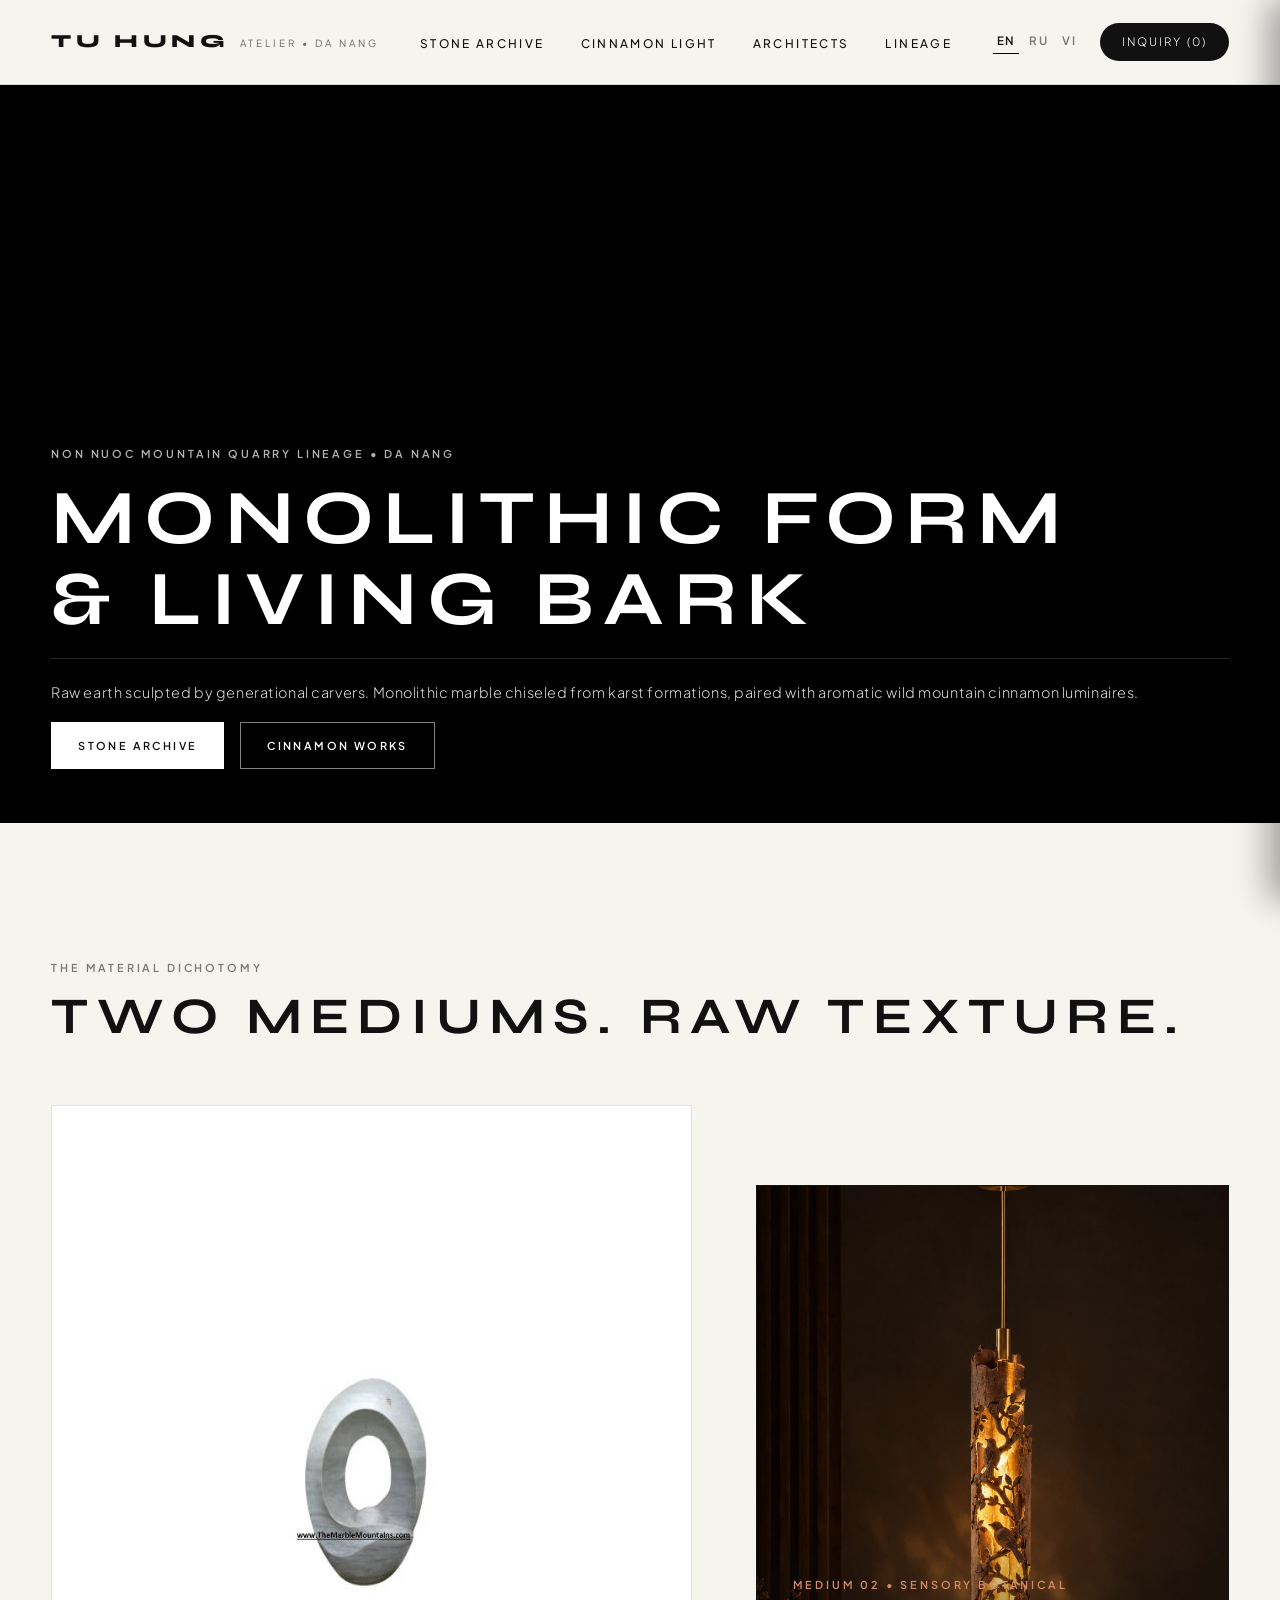
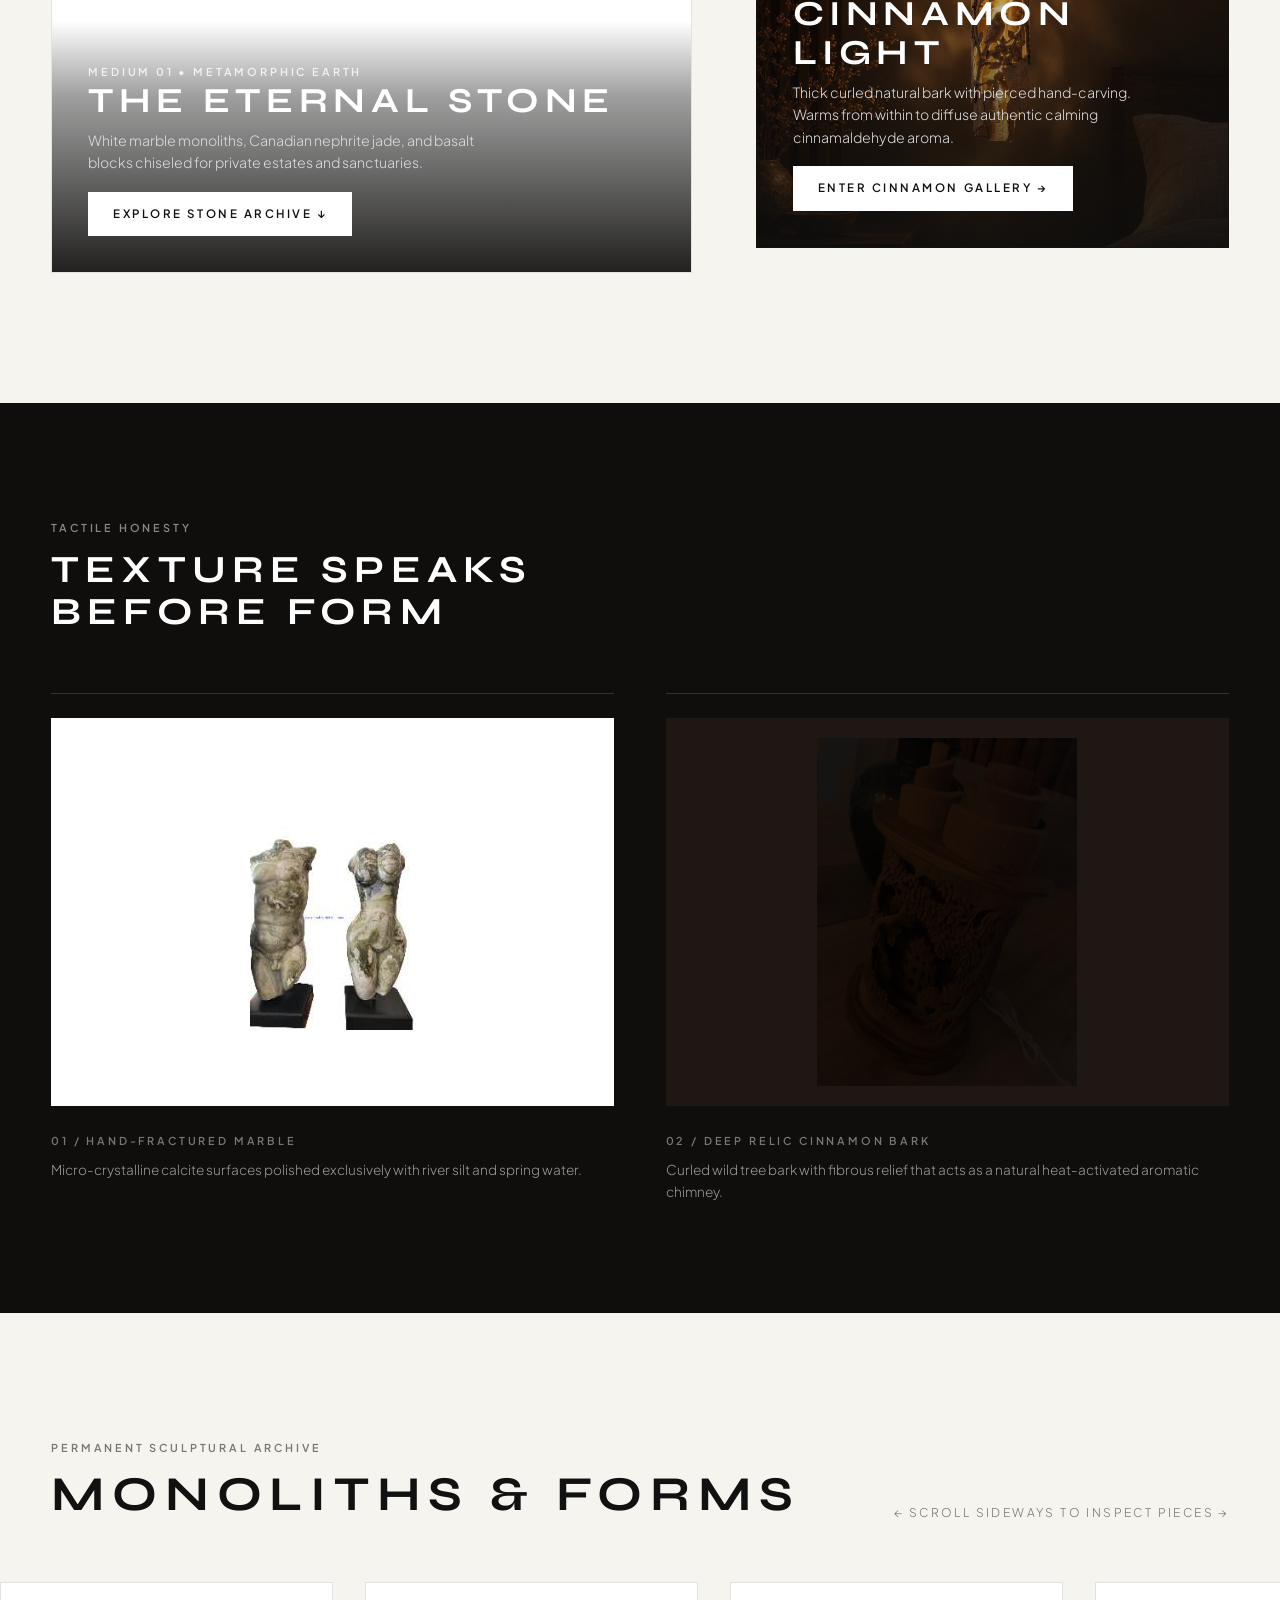
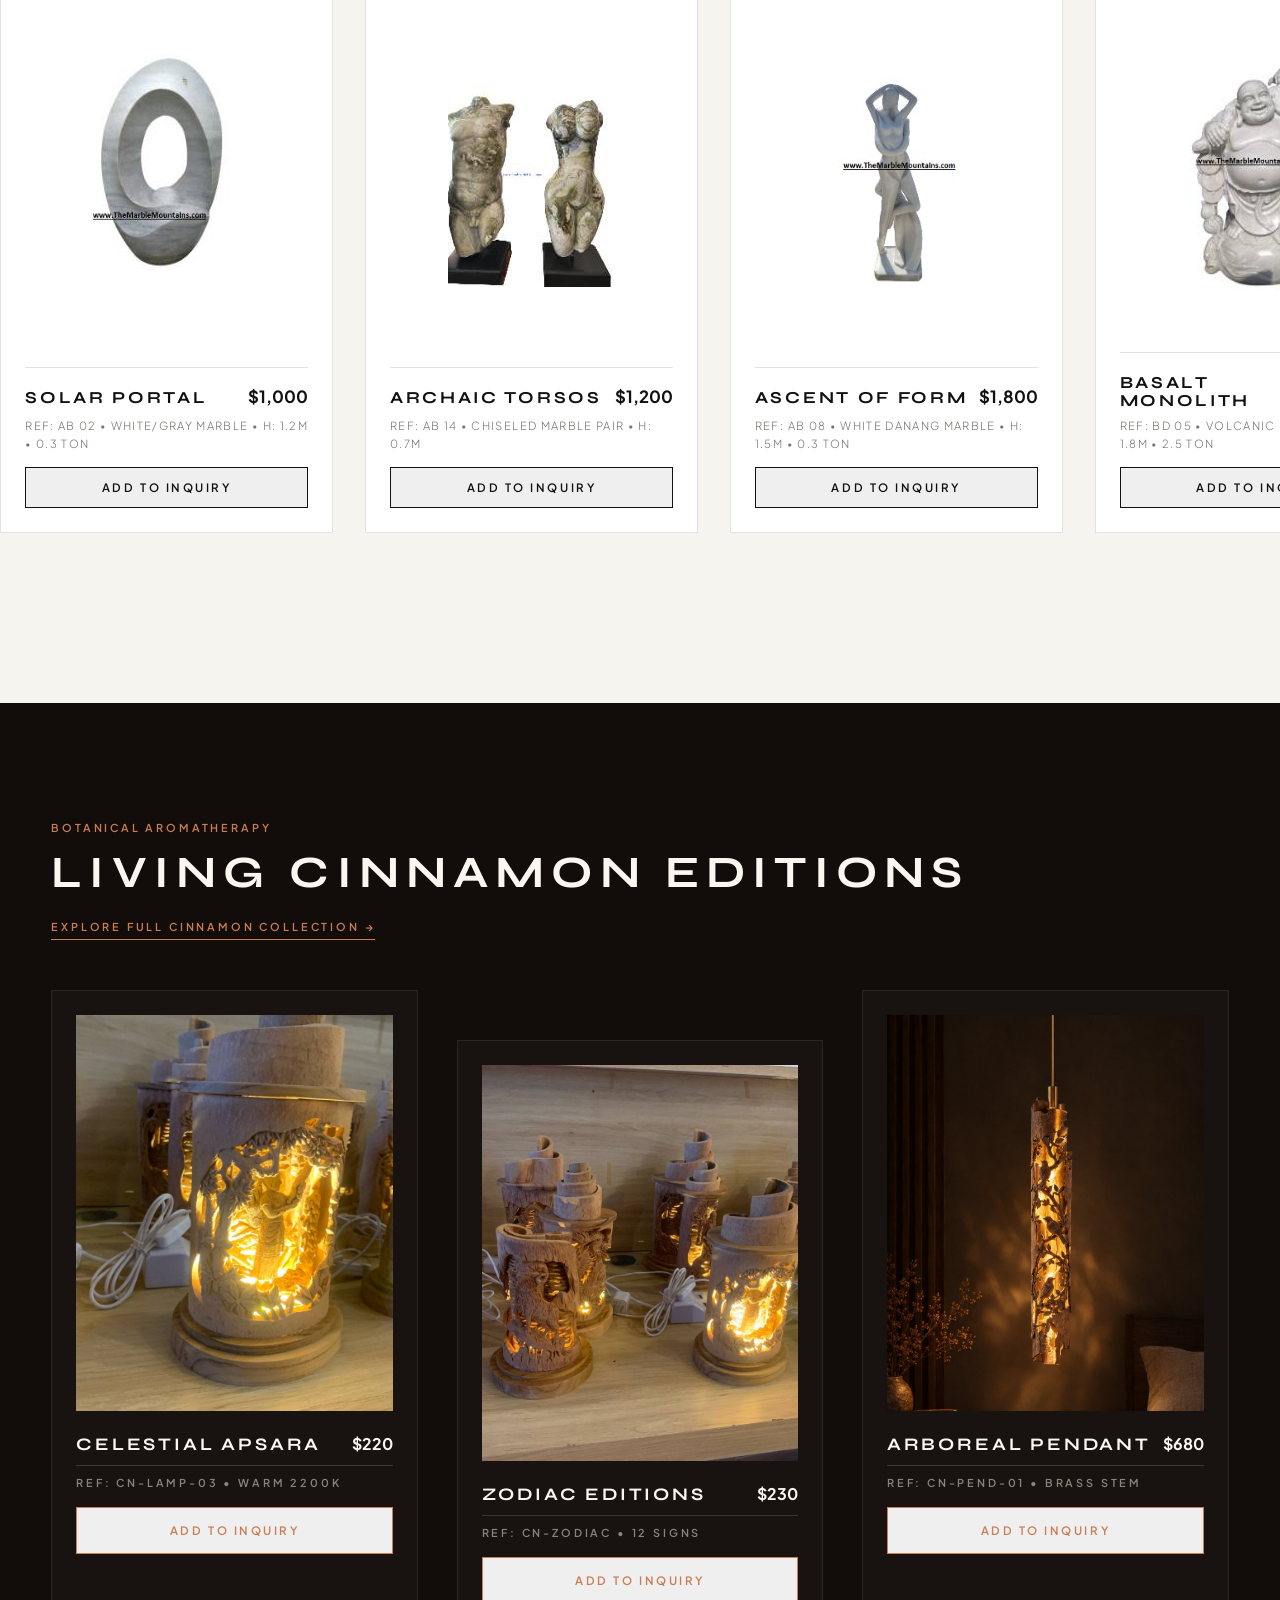
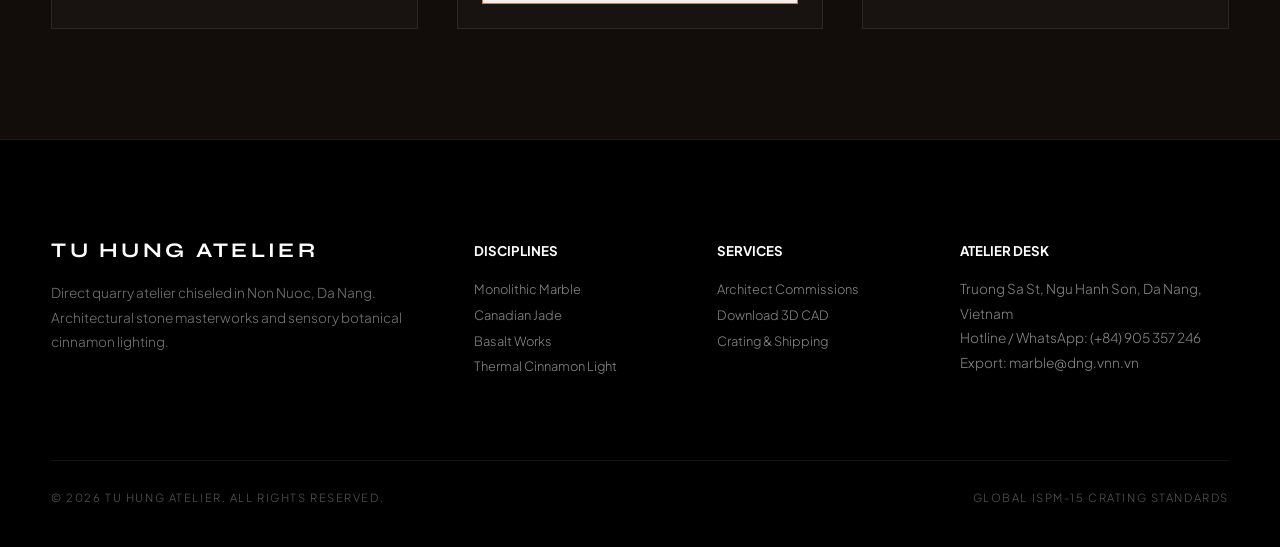
<file: index.html>
<!DOCTYPE html>
<html lang="en">
<head>
  <meta charset="UTF-8">
  <meta name="viewport" content="width=device-width, initial-scale=1.0">
  <title>Tu Hung Stone Arts & Botanical Atelier | Da Nang</title>
  
  <!-- Fallback redirect if JavaScript is disabled -->
  <noscript>
    <meta http-equiv="refresh" content="0; url=./en/">
  </noscript>

  <!-- Canonical & SEO Identity -->
  <link rel="canonical" href="https://themarblemountains.com/en/">
  <link rel="alternate" hreflang="en" href="./en/">
  <link rel="alternate" hreflang="ru" href="./ru/">
  <link rel="alternate" hreflang="vi" href="./viet/">
  <link rel="alternate" hreflang="x-default" href="./en/">

  <script>
    (function () {
      // 1. Проверяем, выбирал ли пользователь язык вручную ранее
      var savedLang = null;
      try {
        savedLang = localStorage.getItem('th_lang');
      } catch (e) {}

      // 2. Если язык уже сохранен в браузере, используем его
      if (savedLang === 'ru') {
        window.location.replace('./ru/');
        return;
      } else if (savedLang === 'viet') {
        window.location.replace('./viet/');
        return;
      } else if (savedLang === 'en') {
        window.location.replace('./en/');
        return;
      }

      // 3. Если первого визита не было, считываем язык браузера/системы
      var navLang = (navigator.languages && navigator.languages.length ? navigator.languages[0] : (navigator.language || navigator.userLanguage || 'en')).toLowerCase();

      // Определение русской локали (включая страны СНГ)
      if (
        navLang.indexOf('ru') === 0 || 
        navLang.indexOf('be') === 0 || 
        navLang.indexOf('uk') === 0 || 
        navLang.indexOf('kk') === 0
      ) {
        window.location.replace('./ru/');
        return;
      }

      // Определение вьетнамской локали
      if (navLang.indexOf('vi') === 0) {
        window.location.replace('./viet/');
        return;
      }

      // 4. По умолчанию для всего мира — международная английская версия
      window.location.replace('./en/');
    })();
  </script>

  <style>
    /* Прелоадер на доли секунды до срабатывания редиректа */
    body {
      background-color: #0E0C0A;
      color: #FAF8F5;
      font-family: -apple-system, BlinkMacSystemFont, "Segoe UI", Roboto, sans-serif;
      display: flex;
      flex-direction: column;
      align-items: center;
      justify-content: center;
      height: 100vh;
      margin: 0;
      letter-spacing: 0.16em;
      text-transform: uppercase;
      font-size: 0.75rem;
    }
    .spinner {
      width: 28px;
</file>
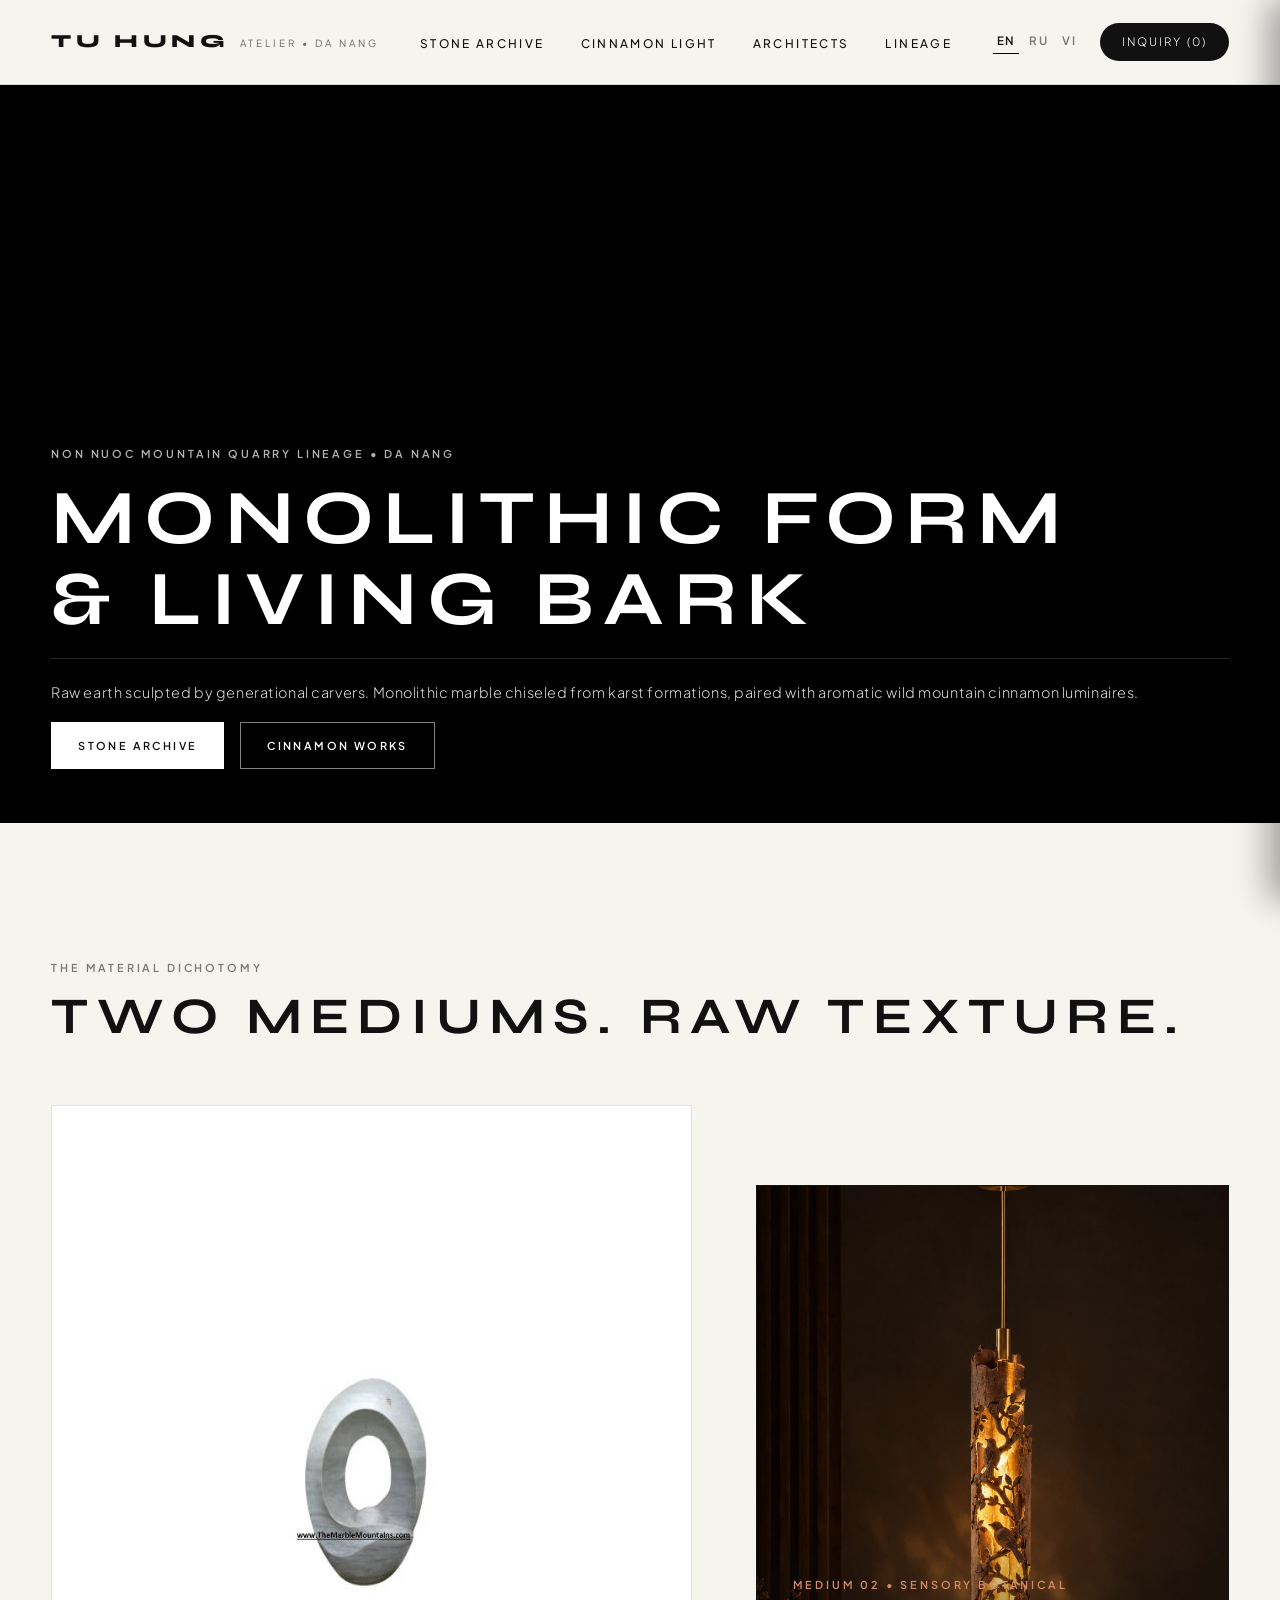
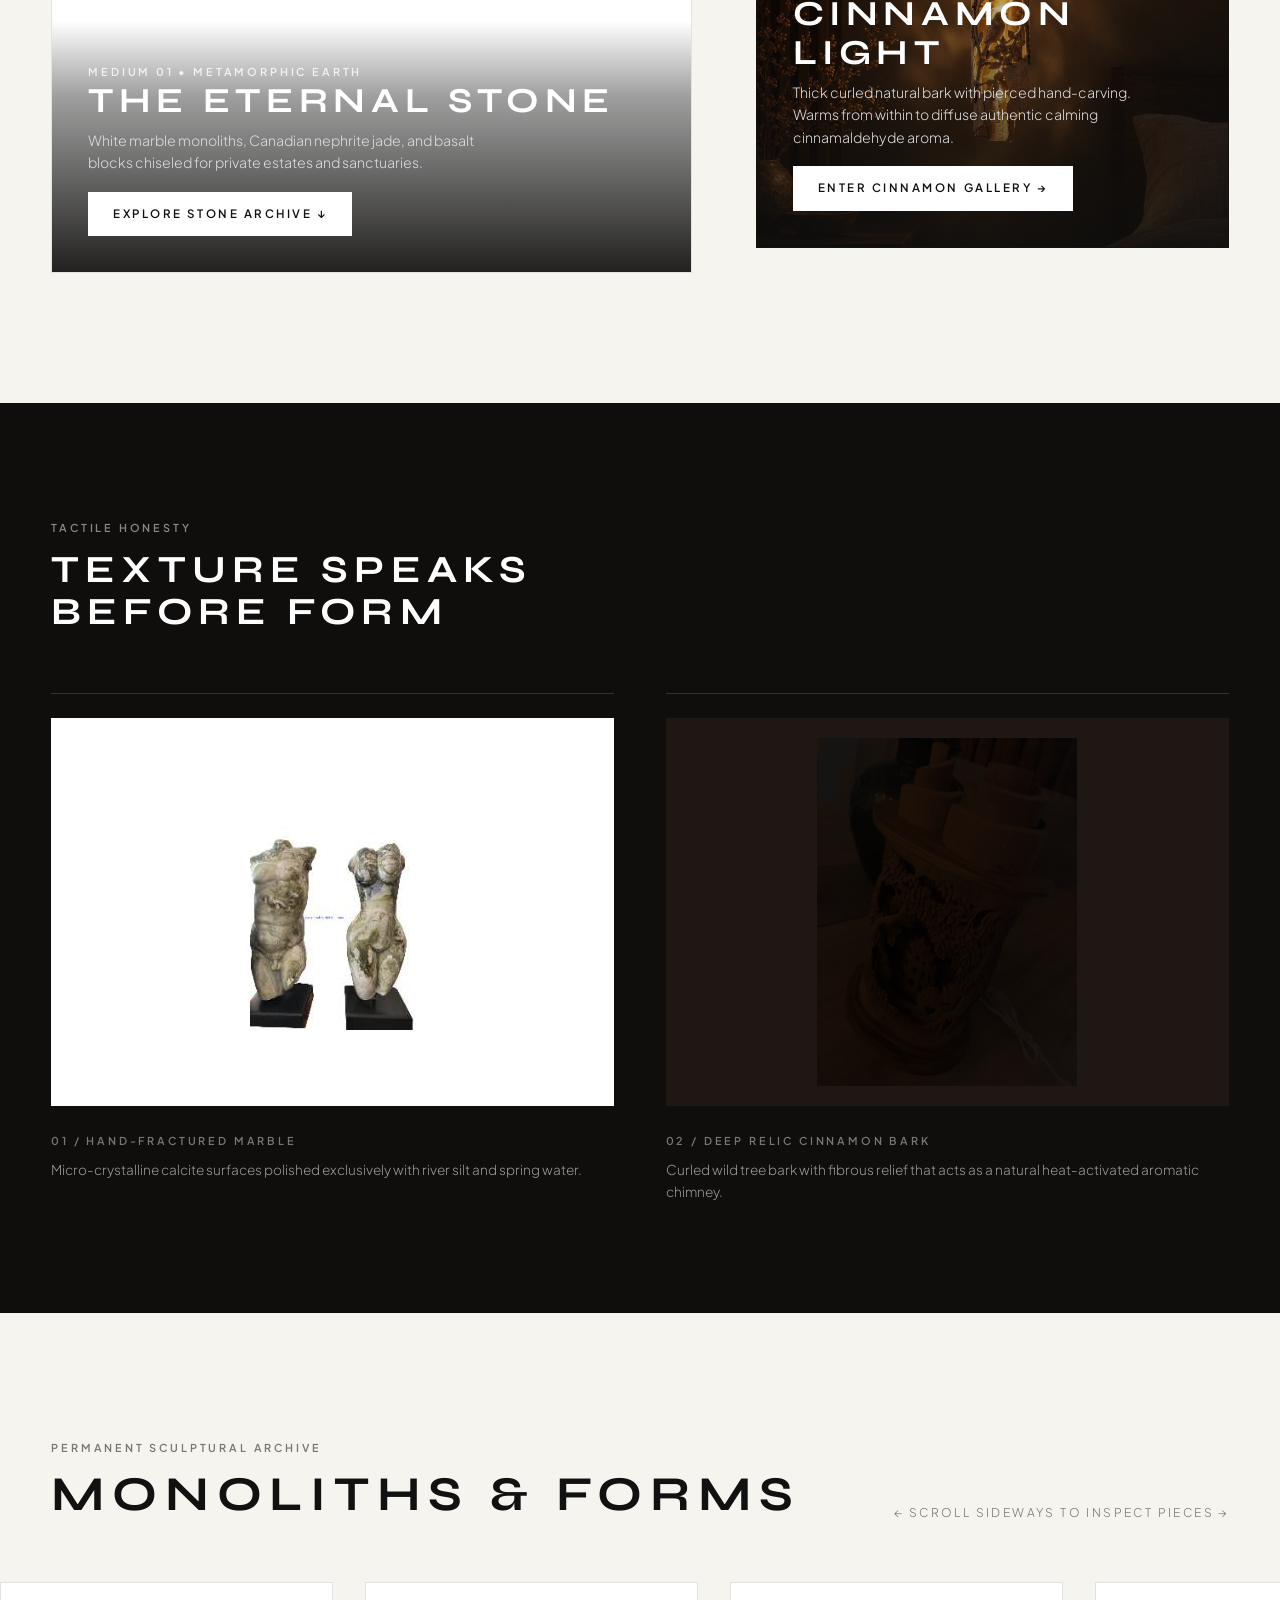
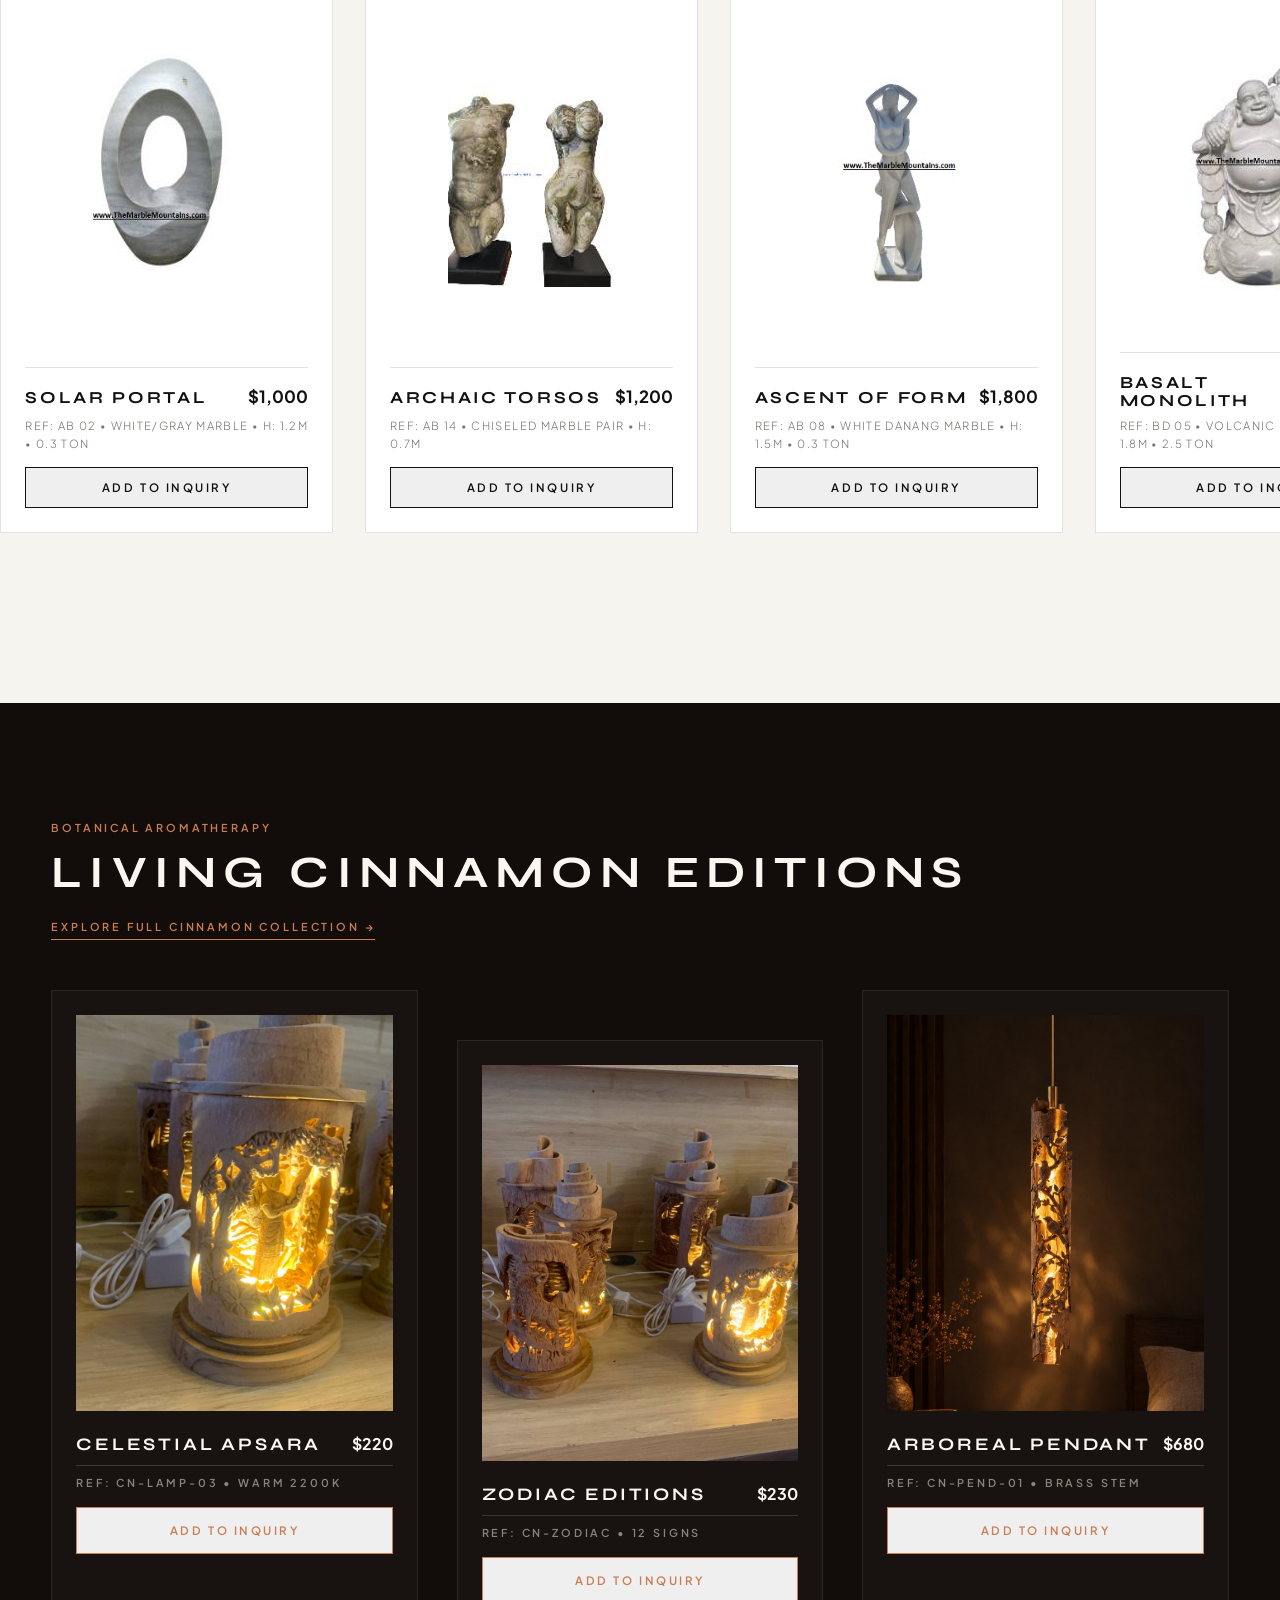
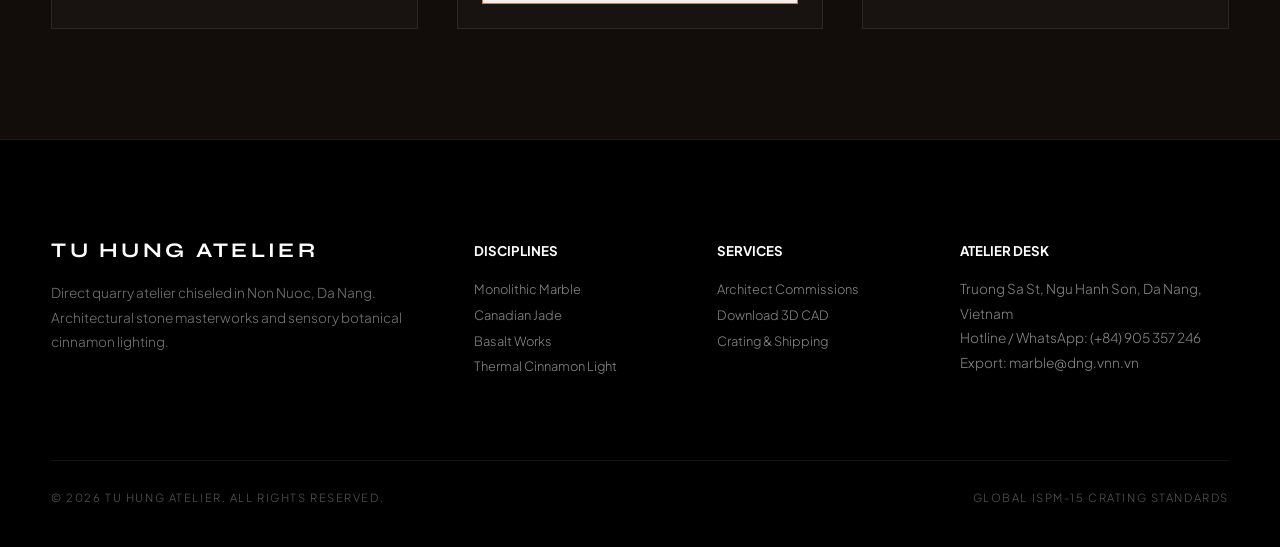
<file: en/index.html>
<!DOCTYPE html>
<html lang="en">
<head>
  <meta charset="UTF-8">
  <meta name="viewport" content="width=device-width, initial-scale=1.0">
  <title>TU HUNG ATELIER | Sculptural Stone & Botanical Light</title>
  <meta name="description" content="Master stone carvings from Da Nang Marble Mountains and raw pierced cinnamon luminaires. Editorial design atelier.">

  <link rel="stylesheet" href="../assets/css/style.css">
  <link rel="canonical" href="https://themarblemountains.com/en/">
  <link rel="alternate" hreflang="en" href="./index.html">
  <link rel="alternate" hreflang="ru" href="../ru/index.html">
  <link rel="alternate" hreflang="vi" href="../viet/index.html">
</head>
<body>

  <!-- Minimalist Modern Header -->
  <header class="header-editorial">
    <div class="container-wide header-row">
      <a href="./index.html" class="brand-minimal">
        TU HUNG <span>ATELIER • DA NANG</span>
      </a>

      <nav>
        <ul class="nav-editorial">
          <li><a href="#stone-archive">Stone Archive</a></li>
          <li><a href="#cinnamon-section">Cinnamon Light</a></li>
          <li><a href="./bespoke.html">Architects</a></li>
          <li><a href="#heritage">Lineage</a></li>
        </ul>
      </nav>

      <div class="header-actions">
        <button class="menu-toggle" aria-label="Открыть меню" aria-expanded="false">
          <span class="menu-line"></span>
          <span class="menu-line"></span>
          <span class="menu-line"></span>
        </button>
        <div class="lang-switch-modern">
          <a href="#" class="active" data-lang-switch="en">EN</a>
          <a href="#" data-lang-switch="ru">RU</a>
          <a href="#" data-lang-switch="viet">VI</a>
        </div>
        <a href="./inquiry.html" class="cart-pill-minimal">
          Inquiry (<span class="inquiry-count">0</span>)
        </a>
      </div>

      <!-- Мобильное меню (открывается по гамбургеру) -->
      <nav class="nav-mobile">
        <ul class="nav-mobile-list">
          <li><a href="#stone-archive">Stone Archive</a></li>
          <li><a href="#cinnamon-section">Cinnamon Light</a></li>
          <li><a href="./bespoke.html">Architects</a></li>
          <li><a href="#heritage">Lineage</a></li>
        </ul>
        <div class="nav-mobile-bottom">
          <a href="./inquiry.html" class="cart-pill-minimal">
            Inquiry (<span class="inquiry-count">0</span>)
          </a>
          <div class="lang-switch-modern">
            <a href="#" class="active" data-lang-switch="en">EN</a>
            <a href="#" data-lang-switch="ru">RU</a>
            <a href="#" data-lang-switch="viet">VI</a>
          </div>
        </div>
      </nav>
      <div class="nav-mobile-overlay"></div>
    </div>
  </header>

  <!-- Editorial Film Hero: Guaranteed Video Playback -->
  <section class="hero-editorial">
    <div class="hero-video-wrap">
      <video id="heroVideo" class="hero-video" autoplay loop muted playsinline preload="auto">
        <source src="../assets/video/hero.mp4" type="video/mp4">
      </video>
      <div class="hero-grain"></div>
    </div>

    <div class="container-wide hero-content-modern">
      <span class="label-mono reveal fade-up" style="color: rgba(255,255,255,0.7); display: block; margin-bottom: 16px;">
        Non Nuoc Mountain Quarry Lineage • Da Nang
      </span>
      <h1 class="reveal fade-up">MONOLITHIC FORM & LIVING BARK</h1>
      
      <div class="hero-subrow reveal fade-up">
        <p>
          Raw earth sculpted by generational carvers. Monolithic marble chiseled from karst formations, paired with aromatic wild mountain cinnamon luminaires.
        </p>
        <div style="display: flex; gap: 16px; flex-wrap: wrap;">
          <a href="#stone-archive" class="btn-editorial btn-editorial-light">Stone Archive</a>
          <a href="#cinnamon-section" class="btn-editorial btn-editorial-outline">Cinnamon Works</a>
        </div>
      </div>
    </div>
  </section>

  <!-- Asymmetrical Duo Section: Kelly Wearstler Editorial Rhythm -->
  <section class="section-duo">
    <div class="container-wide">
      <div style="margin-bottom: 60px;">
        <span class="label-mono">The Material Dichotomy</span>
        <h2 style="font-size: clamp(2rem, 4vw, 3.8rem); margin-top: 10px;">TWO MEDIUMS. RAW TEXTURE.</h2>
      </div>

      <div class="duo-grid-asym">
        <!-- Card 1: Raw Stone Monolith (ab-02.jpg на белом подиуме) -->
        <div class="card-editorial card-editorial-stone">
          <img src="../assets/images/stone/ab-02.jpg" alt="Solar Portal Marble Monolith">
          <div class="card-editorial-overlay">
            <span class="label-mono" style="color: #FFF; opacity: 0.8;">Medium 01 • Metamorphic Earth</span>
            <h3>THE ETERNAL STONE</h3>
            <p style="color: #DDD; font-size: 0.88rem; margin-bottom: 18px; max-width: 420px;">
              White marble monoliths, Canadian nephrite jade, and basalt blocks chiseled for private estates and sanctuaries.
            </p>
            <a href="#stone-archive" class="btn-editorial btn-editorial-light" style="padding: 12px 24px;">Explore Stone Archive &darr;</a>
          </div>
        </div>

        <!-- Card 2: Wild Cinnamon Bark (pendant-arboreal.jpg со смещением) -->
        <div class="card-editorial card-editorial-cinnamon" id="cinnamon-section">
          <img src="../assets/images/cinnamon/pendant-arboreal.jpg" alt="Arboreal Cinnamon Pendant">
          <div class="card-editorial-overlay">
            <span class="label-mono" style="color: #D48C68;">Medium 02 • Sensory Botanical</span>
            <h3>CINNAMON LIGHT</h3>
            <p style="color: #DDD; font-size: 0.88rem; margin-bottom: 18px; max-width: 380px;">
              Thick curled natural bark with pierced hand-carving. Warms from within to diffuse authentic calming cinnamaldehyde aroma.
            </p>
            <a href="./cinnamon.html" class="btn-editorial btn-editorial-light" style="padding: 12px 24px;">Enter Cinnamon Gallery &rarr;</a>
          </div>
        </div>
      </div>
    </div>
  </section>

  <!-- Macro Texture Tactile Ribbon (Белые подложки без искажений) -->
  <section class="macro-ribbon">
    <div class="container-wide">
      <div style="max-width: 650px; margin-bottom: 60px;">
        <span class="label-mono" style="color: #888;">Tactile Honesty</span>
        <h2 style="font-size: 2.4rem; margin-top: 10px;">TEXTURE SPEAKS BEFORE FORM</h2>
      </div>

      <div class="macro-split">
        <div class="macro-box">
          <div class="macro-img-container">
            <img src="../assets/images/stone/ab-14.jpg" alt="Hand-fractured marble torsos">
          </div>
          <span class="label-mono">01 / Hand-Fractured Marble</span>
          <p style="color: #999; font-size: 0.85rem; margin-top: 8px;">Micro-crystalline calcite surfaces polished exclusively with river silt and spring water.</p>
        </div>

        <div class="macro-box">
          <div class="macro-img-container" style="background:#1E1713;">
            <img src="../assets/images/cinnamon/pagoda-sanctuary.jpg" alt="Wild cinnamon bark relief texture" style="max-height:100%; object-fit:contain;">
          </div>
          <span class="label-mono">02 / Deep Relic Cinnamon Bark</span>
          <p style="color: #999; font-size: 0.85rem; margin-top: 8px;">Curled wild tree bark with fibrous relief that acts as a natural heat-activated aromatic chimney.</p>
        </div>
      </div>
    </div>
  </section>

  <!-- Curated Stone Archive: Horizontal Editorial Scroll Strip (7 изделий на белых подиумах) -->
  <section class="stone-scroll-section" id="stone-archive">
    <div class="container-wide">
      <div style="display: flex; justify-content: space-between; align-items: flex-end; margin-bottom: 30px; flex-wrap: wrap; gap: 20px;">
        <div>
          <span class="label-mono">Permanent Sculptural Archive</span>
          <h2 style="font-size: clamp(2rem, 3.8vw, 3.4rem); margin-top: 10px;">MONOLITHS &amp; FORMS</h2>
        </div>
        <div style="font-size: 0.75rem; letter-spacing: 0.2em; text-transform: uppercase; color: var(--text-muted);">
          ← Scroll sideways to inspect pieces →
        </div>
      </div>
    </div>

    <!-- Горизонтальная лента -->
    <div class="scroll-track-wrap">
      <div class="editorial-scroll-track" id="stoneTrack">
        
        <!-- 01: AB 02 -->
        <article class="editorial-scroll-card">
          <div class="scroll-card-img-wrap">
            <img src="../assets/images/stone/ab-02.jpg" alt="AB 02 Solar Portal">
          </div>
          <div class="scroll-card-data">
            <div class="scroll-card-header">
              <h3 class="scroll-card-title">SOLAR PORTAL</h3>
              <span class="scroll-card-price">$1,000</span>
            </div>
            <div class="scroll-card-specs">REF: AB 02 • White/Gray Marble • H: 1.2M • 0.3 Ton</div>
            <button class="btn-editorial btn-editorial-outline add-inquiry-btn" 
                    data-code="AB 02" 
                    data-title="Solar Portal Sculpture" 
                    data-price="1000" 
                    style="width: 100%; border-color: #111; color: #111; padding: 12px;">Add to Inquiry</button>
          </div>
        </article>

        <!-- 02: AB 14 -->
        <article class="editorial-scroll-card">
          <div class="scroll-card-img-wrap">
            <img src="../assets/images/stone/ab-14.jpg" alt="AB 14 Archaic Torsos Pair">
          </div>
          <div class="scroll-card-data">
            <div class="scroll-card-header">
              <h3 class="scroll-card-title">ARCHAIC TORSOS</h3>
              <span class="scroll-card-price">$1,200</span>
            </div>
            <div class="scroll-card-specs">REF: AB 14 • Chiseled Marble Pair • H: 0.7M</div>
            <button class="btn-editorial btn-editorial-outline add-inquiry-btn" 
                    data-code="AB 14" 
                    data-title="Archaic Torsos Pair" 
                    data-price="1200" 
                    style="width: 100%; border-color: #111; color: #111; padding: 12px;">Add to Inquiry</button>
          </div>
        </article>

        <!-- 03: AB 08 -->
        <article class="editorial-scroll-card">
          <div class="scroll-card-img-wrap">
            <img src="../assets/images/stone/ab-08.jpg" alt="AB 08 Ascent of Form">
          </div>
          <div class="scroll-card-data">
            <div class="scroll-card-header">
              <h3 class="scroll-card-title">ASCENT OF FORM</h3>
              <span class="scroll-card-price">$1,800</span>
            </div>
            <div class="scroll-card-specs">REF: AB 08 • White Danang Marble • H: 1.5M • 0.3 Ton</div>
            <button class="btn-editorial btn-editorial-outline add-inquiry-btn" 
                    data-code="AB 08" 
                    data-title="Ascent of Form Totem" 
                    data-price="1800" 
                    style="width: 100%; border-color: #111; color: #111; padding: 12px;">Add to Inquiry</button>
          </div>
        </article>

        <!-- 04: BD 05 -->
        <article class="editorial-scroll-card">
          <div class="scroll-card-img-wrap">
            <img src="../assets/images/stone/bd-05.jpg" alt="BD 05 Basalt Contemplation">
          </div>
          <div class="scroll-card-data">
            <div class="scroll-card-header">
              <h3 class="scroll-card-title">BASALT MONOLITH</h3>
              <span class="scroll-card-price">$2,500</span>
            </div>
            <div class="scroll-card-specs">REF: BD 05 • Volcanic Black Basalt • H: 1.8M • 2.5 Ton</div>
            <button class="btn-editorial btn-editorial-outline add-inquiry-btn" 
                    data-code="BD 05" 
                    data-title="Basalt Monolith" 
                    data-price="2500" 
                    style="width: 100%; border-color: #111; color: #111; padding: 12px;">Add to Inquiry</button>
          </div>
        </article>

        <!-- 05: CJ 01 -->
        <article class="editorial-scroll-card">
          <div class="scroll-card-img-wrap">
            <img src="../assets/images/stone/cj-01.jpg" alt="CJ 01 Canadian Jade Slab">
          </div>
          <div class="scroll-card-data">
            <div class="scroll-card-header">
              <h3 class="scroll-card-title">NEPHRITE JADE SLAB</h3>
              <span class="scroll-card-price">$1,290</span>
            </div>
            <div class="scroll-card-specs">REF: CJ 01 • Canadian Green Jade • 95×50×5 CM</div>
            <button class="btn-editorial btn-editorial-outline add-inquiry-btn" 
                    data-code="CJ 01" 
                    data-title="Nephrite Jade Slab" 
                    data-price="1290" 
                    style="width: 100%; border-color: #111; color: #111; padding: 12px;">Add to Inquiry</button>
          </div>
        </article>

        <!-- 06: LB 24 -->
        <article class="editorial-scroll-card">
          <div class="scroll-card-img-wrap">
            <img src="../assets/images/stone/lb-24.jpg" alt="LB 24 Monolithic Stone Bathtub">
          </div>
          <div class="scroll-card-data">
            <div class="scroll-card-header">
              <h3 class="scroll-card-title">BOULDER BATHTUB</h3>
              <span class="scroll-card-price">$1,700</span>
            </div>
            <div class="scroll-card-specs">REF: LB 24 • Single Natural Boulder • L: 190 CM • 2.0 Ton</div>
            <button class="btn-editorial btn-editorial-outline add-inquiry-btn" 
                    data-code="LB 24" 
                    data-title="Boulder Monolith Bathtub" 
                    data-price="1700" 
                    style="width: 100%; border-color: #111; color: #111; padding: 12px;">Add to Inquiry</button>
          </div>
        </article>

        <!-- 07: VF 07 -->
        <article class="editorial-scroll-card">
          <div class="scroll-card-img-wrap">
            <img src="../assets/images/stone/vf-07.jpg" alt="VF 07 Architectural Marble Mantel">
          </div>
          <div class="scroll-card-data">
            <div class="scroll-card-header">
              <h3 class="scroll-card-title">MARBLE MANTEL</h3>
              <span class="scroll-card-price">$2,000</span>
            </div>
            <div class="scroll-card-specs">REF: VF 07 • White Marble • H: 150 × L: 180 CM</div>
            <button class="btn-editorial btn-editorial-outline add-inquiry-btn" 
                    data-code="VF 07" 
                    data-title="Architectural Marble Mantel" 
                    data-price="2000" 
                    style="width: 100%; border-color: #111; color: #111; padding: 12px;">Add to Inquiry</button>
          </div>
        </article>

      </div>
    </div>
  </section>

  <!-- Curated Cinnamon Feature (Вечерняя галерея с асимметрией) -->
  <section style="padding: 110px 0; background: #120D0A; color: #FAF6F0;">
    <div class="container-wide">
      <div style="display: flex; justify-content: space-between; align-items: flex-end; margin-bottom: 20px; flex-wrap: wrap; gap: 20px;">
        <div>
          <span class="label-mono" style="color: #C97D54;">Botanical Aromatherapy</span>
          <h2 style="font-size: 2.8rem; margin-top: 10px; color: #FAF6F0;">LIVING CINNAMON EDITIONS</h2>
        </div>
        <a href="./cinnamon.html" class="label-mono" style="color: #C97D54; border-bottom: 1px solid #C97D54; padding-bottom: 4px;">Explore Full Cinnamon Collection &rarr;</a>
      </div>

      <div class="cinnamon-editorial-grid">
        <!-- 01: Apsara Glow -->
        <article class="cinnamon-card-item">
          <div class="cinnamon-img-box">
            <img src="../assets/images/cinnamon/apsara-glow.jpg" alt="Celestial Apsara Glow Cinnamon Lantern">
          </div>
          <div style="display: flex; justify-content: space-between; align-items: baseline; border-bottom: 1px solid rgba(255,255,255,0.15); padding-bottom: 8px; margin-bottom: 8px;">
            <h4 style="color: #FAF6F0; font-size: 1.1rem;">CELESTIAL APSARA</h4>
            <span style="font-weight: 700; color: #FAF6F0;">$220</span>
          </div>
          <div class="label-mono" style="color: #8C827A; margin-bottom: 16px;">REF: CN-LAMP-03 • Warm 2200K</div>
          <button class="btn-editorial btn-editorial-outline add-inquiry-btn" 
                  data-code="CN-LAMP-03" 
                  data-title="Celestial Apsara Cinnamon Lantern" 
                  data-price="220" 
                  style="border-color: #C97D54; color: #C97D54;">Add to Inquiry</button>
        </article>

        <!-- 02: Zodiac Collection (Смещено ниже для ритма) -->
        <article class="cinnamon-card-item">
          <div class="cinnamon-img-box">
            <img src="../assets/images/cinnamon/zodiac-collection.jpg" alt="Eastern Zodiac Cinnamon Nightlights">
          </div>
          <div style="display: flex; justify-content: space-between; align-items: baseline; border-bottom: 1px solid rgba(255,255,255,0.15); padding-bottom: 8px; margin-bottom: 8px;">
            <h4 style="color: #FAF6F0; font-size: 1.1rem;">ZODIAC EDITIONS</h4>
            <span style="font-weight: 700; color: #FAF6F0;">$230</span>
          </div>
          <div class="label-mono" style="color: #8C827A; margin-bottom: 16px;">REF: CN-ZODIAC • 12 Signs</div>
          <button class="btn-editorial btn-editorial-outline add-inquiry-btn" 
                  data-code="CN-ZODIAC" 
                  data-title="Zodiac Cinnamon Edition" 
                  data-price="230" 
                  style="border-color: #C97D54; color: #C97D54;">Add to Inquiry</button>
        </article>

        <!-- 03: Arboreal Pendant -->
        <article class="cinnamon-card-item">
          <div class="cinnamon-img-box">
            <img src="../assets/images/cinnamon/pendant-arboreal.jpg" alt="The Arboreal Bird Cinnamon Pendant">
          </div>
          <div style="display: flex; justify-content: space-between; align-items: baseline; border-bottom: 1px solid rgba(255,255,255,0.15); padding-bottom: 8px; margin-bottom: 8px;">
            <h4 style="color: #FAF6F0; font-size: 1.1rem;">ARBOREAL PENDANT</h4>
            <span style="font-weight: 700; color: #FAF6F0;">$680</span>
          </div>
          <div class="label-mono" style="color: #8C827A; margin-bottom: 16px;">REF: CN-PEND-01 • Brass Stem</div>
          <button class="btn-editorial btn-editorial-outline add-inquiry-btn" 
                  data-code="CN-PEND-01" 
                  data-title="Arboreal Cinnamon Pendant" 
                  data-price="680" 
                  style="border-color: #C97D54; color: #C97D54;">Add to Inquiry</button>
        </article>
      </div>
    </div>
  </section>

  <!-- Editorial Modern Footer -->
  <footer class="footer-editorial" id="heritage">
    <div class="container-wide">
      <div class="footer-editorial-grid">
        <div>
          <h4 style="font-size: 1.3rem; margin-bottom: 18px;">TU HUNG ATELIER</h4>
          <p style="color: #777; font-size: 0.85rem; max-width: 360px; line-height: 1.8;">
            Direct quarry atelier chiseled in Non Nuoc, Da Nang. Architectural stone masterworks and sensory botanical cinnamon lighting.
          </p>
        </div>
        <div>
          <h5 style="margin-bottom: 16px;">DISCIPLINES</h5>
          <ul style="list-style: none; font-size: 0.8rem; line-height: 2; color: #888;">
            <li>Monolithic Marble</li>
            <li>Canadian Jade</li>
            <li>Basalt Works</li>
            <li>Thermal Cinnamon Light</li>
          </ul>
        </div>
        <div>
          <h5 style="margin-bottom: 16px;">SERVICES</h5>
          <ul style="list-style: none; font-size: 0.8rem; line-height: 2; color: #888;">
            <li>Architect Commissions</li>
            <li>Download 3D CAD</li>
            <li>Crating & Shipping</li>
          </ul>
        </div>
        <div>
          <h5 style="margin-bottom: 16px;">ATELIER DESK</h5>
          <p style="color: #888; font-size: 0.85rem; line-height: 1.8;">
            Truong Sa St, Ngu Hanh Son, Da Nang, Vietnam<br>
            Hotline / WhatsApp: (+84) 905 357 246<br>
            Export: marble@dng.vnn.vn
          </p>
        </div>
      </div>

      <div style="display: flex; justify-content: space-between; border-top: 1px solid rgba(255,255,255,0.08); padding-top: 28px; font-size: 0.7rem; color: #555; letter-spacing: 0.14em;">
        <span>&copy; 2026 TU HUNG ATELIER. ALL RIGHTS RESERVED.</span>
        <span>GLOBAL ISPM-15 CRATING STANDARDS</span>
      </div>
    </div>
  </footer>

  <script src="../assets/js/main.js"></script>
  <script>
    // Усиленный запуск видео на заставке: работает даже если браузер заблокировал автостарт
    (function() {
      var v = document.getElementById('heroVideo');
      if (!v) return;

      v.muted = true;

      function tryPlay() {
        var promise = v.play();
        if (promise) {
          promise.catch(function(err) {
            // Браузер заблокировал автостарт — ждём клик пользователя
            document.body.addEventListener('click', function startOnClick() {
              v.play().catch(function(e) {
                console.warn('Video play blocked after click:', e);
              });
            }, { once: true });
          });
        }
      }

      // Ждём готовности видео, затем пытаемся запустить
      v.addEventListener('loadedmetadata', function() {
        tryPlay();
      }, { once: true });

      // Если видео уже загружено из кэша
      if (v.readyState >= 1) {
        tryPlay();
      }

      // Скрываем постер, когда видео пошло — чтобы картинка не загораживала видео
      v.addEventListener('playing', function() {
        v.style.display = 'block';
      });
    })();

    // ===== Мобильное меню (гамбургер) =====
    (function() {
      const toggle = document.querySelector('.menu-toggle');
      const nav = document.querySelector('.nav-mobile');
      const overlay = document.querySelector('.nav-mobile-overlay');
      const links = document.querySelectorAll('.nav-mobile-list a');
      if (!toggle || !nav || !overlay) return;

      function openMenu() {
        toggle.classList.add('active');
        toggle.setAttribute('aria-expanded', 'true');
        nav.classList.add('active');
        overlay.classList.add('active');
        document.body.style.overflow = 'hidden';
      }
      function closeMenu() {
        toggle.classList.remove('active');
        toggle.setAttribute('aria-expanded', 'false');
        nav.classList.remove('active');
        overlay.classList.remove('active');
        document.body.style.overflow = '';
      }

      toggle.addEventListener('click', function() {
        if (nav.classList.contains('active')) closeMenu(); else openMenu();
      });
      overlay.addEventListener('click', closeMenu);
      links.forEach(function(link) { link.addEventListener('click', closeMenu); });

      // Закрытие по клавише Esc
      document.addEventListener('keydown', function(e) {
        if (e.key === 'Escape' && nav.classList.contains('active')) closeMenu();
      });
    })();

    // ===== Реveal-анимация при скролле =====
    (function() {
      const observer = new IntersectionObserver(function(entries) {
        entries.forEach(function(entry) {
          if (entry.isIntersecting) {
            entry.target.classList.add('active');
            observer.unobserve(entry.target);
          }
        });
      }, { threshold: 0.12, rootMargin: '0px 0px -60px 0px' });

      document.querySelectorAll('.reveal').forEach(function(el) {
        observer.observe(el);
      });
    })();
  </script>
</body>
</html>
</file>
<file: assets/css/style.css>
@import url('https://fonts.googleapis.com/css2?family=Plus+Jakarta+Sans:wght@300;400;500;600&family=Syne:wght@500;700;800&display=swap');

:root {
  --bg-main: #F6F4EE;        /* Благородный теплый мел/гипс */
  --bg-card: #FFFFFF;        /* Чистый белый для подиумов скульптур */
  --bg-dark: #0F0E0D;
  --bg-cinnamon: #1A130F;

  --text-main: #111111;
  --text-muted: #7A756E;
  --text-light: #F6F4EE;
  --text-cinnamon: #C97D54;

  --border-editorial: rgba(17, 17, 17, 0.12);
  --border-light: rgba(255, 255, 255, 0.12);

  --font-display: 'Syne', sans-serif;
  --font-body: 'Plus Jakarta Sans', -apple-system, sans-serif;
  --ease-editorial: cubic-bezier(0.19, 1, 0.22, 1);
}

* { box-sizing: border-box; margin: 0; padding: 0; }

body {
  background-color: var(--bg-main);
  color: var(--text-main);
  font-family: var(--font-body);
  font-weight: 300;
  line-height: 1.6;
  -webkit-font-smoothing: antialiased;
  overflow-x: hidden;
}

img { max-width: 100%; height: auto; display: block; }
a { color: inherit; text-decoration: none; }

.container-wide {
  max-width: 1560px;
  margin: 0 auto;
  padding: 0 4vw;
}

/* Typography */
h1, h2, h3, h4 {
  font-family: var(--font-display);
  text-transform: uppercase;
  letter-spacing: 0.16em;
  font-weight: 700;
  line-height: 1.1;
}

.label-mono {
  font-family: var(--font-body);
  text-transform: uppercase;
  font-size: 0.68rem;
  font-weight: 600;
  letter-spacing: 0.26em;
  color: var(--text-muted);
}

/* Header */
.header-editorial {
  position: sticky;
  top: 0;
  z-index: 1000;
  background: rgba(246, 244, 238, 0.94);
  backdrop-filter: blur(16px);
  border-bottom: 1px solid var(--border-editorial);
  width: 100%;
}

.header-row {
  display: flex;
  justify-content: space-between;
  align-items: center;
  height: 84px;
}

.brand-minimal {
  font-family: var(--font-display);
  font-size: 1.15rem;
  letter-spacing: 0.24em;
  font-weight: 800;
  text-transform: uppercase;
  white-space: nowrap;
}
.brand-minimal span {
  font-size: 0.62rem;
  letter-spacing: 0.3em;
  font-family: var(--font-body);
  font-weight: 400;
  opacity: 0.6;
}

.nav-editorial {
  display: flex;
  list-style: none;
  gap: 36px;
}

.nav-editorial a {
  font-size: 0.74rem;
  text-transform: uppercase;
  letter-spacing: 0.2em;
  font-weight: 500;
  position: relative;
  padding: 4px 0;
  white-space: nowrap;
}
.nav-editorial a::after {
  content: '';
  position: absolute;
  bottom: 0; left: 0; width: 0; height: 1.5px;
  background: var(--text-main);
  transition: width 0.3s;
}
.nav-editorial a:hover::after { width: 100%; }

.header-actions {
  display: flex;
  align-items: center;
  gap: 20px;
}

.lang-switch-modern {
  display: flex;
  gap: 6px;
  font-size: 0.72rem;
  font-weight: 600;
  letter-spacing: 0.12em;
}
.lang-switch-modern a { color: var(--text-muted); padding: 2px 4px; }
.lang-switch-modern a.active { color: var(--text-main); border-bottom: 1px solid #000; }

.cart-pill-minimal {
  font-size: 0.72rem;
  letter-spacing: 0.18em;
  text-transform: uppercase;
  background: var(--text-main);
  color: #FFF;
  padding: 10px 22px;
  border-radius: 40px;
  transition: transform 0.2s;
  white-space: nowrap;
}
.cart-pill-minimal:hover { transform: scale(1.03); }

/* HERO with Video & Grain */
.hero-editorial {
  position: relative;
  min-height: 88vh;
  display: flex;
  align-items: flex-end;
  padding-bottom: 7vh;
  color: #FFF;
  background: #000;
  overflow: hidden;
}

.hero-video-wrap {
  position: absolute;
  top: 0; left: 0; width: 100%; height: 100%;
  z-index: 1;
  overflow: hidden;
}

.hero-video {
  width: 100%;
  height: 100%;
  object-fit: cover;
  object-position: center bottom;
  transform: scale(1.6) translate(-10%, 15%);
  filter: contrast(1.15) brightness(0.7) saturate(0.85);
}

.hero-grain {
  position: absolute;
  top: 0; left: 0; width: 100%; height: 100%;
  background: radial-gradient(circle, rgba(0,0,0,0.15) 0%, rgba(0,0,0,0.75) 100%);
  pointer-events: none;
  z-index: 2;
}

.hero-content-modern {
  position: relative;
  z-index: 3;
  width: 100%;
}

.hero-content-modern h1 {
  font-size: clamp(2.2rem, 5.8vw, 5.5rem);
  letter-spacing: 0.12em;
  max-width: 1050px;
  margin-bottom: 24px;
}

.hero-subrow {
  display: flex;
  justify-content: space-between;
  align-items: flex-end;
  flex-wrap: wrap;
  gap: 24px;
  border-top: 1px solid rgba(255,255,255,0.2);
  padding-top: 24px;
}

.hero-subrow p {
  font-size: 0.95rem;
  max-width: 520px;
  color: rgba(255,255,255,0.85);
  letter-spacing: 0.04em;
}

/* Editorial Buttons */
.btn-editorial {
  font-family: var(--font-body);
  text-transform: uppercase;
  font-size: 0.72rem;
  letter-spacing: 0.22em;
  font-weight: 600;
  padding: 15px 32px;
  display: inline-block;
  cursor: pointer;
  border: 1px solid transparent;
  transition: all 0.3s var(--ease-editorial);
  white-space: nowrap;
}

.btn-editorial-light { background: #FFF; color: #111; }
.btn-editorial-light:hover { background: #000; color: #FFF; border-color: #FFF; }

.btn-editorial-outline { border-color: rgba(255,255,255,0.5); color: #FFF; }
.btn-editorial-outline:hover { background: #FFF; color: #111; }

/* Asymmetrical Two Mediums Section */
.section-duo {
  padding: 130px 0;
  background-color: var(--bg-main);
}

.duo-grid-asym {
  display: grid;
  grid-template-columns: 1.15fr 0.85fr;
  gap: 5vw;
  align-items: flex-start;
}

.card-editorial {
  position: relative;
  overflow: hidden;
  background: #FFF;
  border: 1px solid var(--border-editorial);
}

/* Карточка камня: чисто белая галерейная подача (сохранены размеры 96%) */
.card-editorial-stone {
  aspect-ratio: 4 / 4.8;
  display: flex;
  align-items: center;
  justify-content: center;
  padding: 40px;
  background: #FFFFFF;
}

.card-editorial-stone img {
  max-height: 96%;
  max-width: 96%;
  object-fit: contain;
  mix-blend-mode: multiply;
  transition: transform 0.8s var(--ease-editorial);
}
.card-editorial-stone:hover img { transform: scale(1.05); }

/* Карточка корицы: теплая вечерняя атмосфера */
.card-editorial-cinnamon {
  aspect-ratio: 3 / 4.2;
  margin-top: 80px; /* Фирменное смещение Kelly Wearstler */
  background: #18120E;
}
.card-editorial-cinnamon img {
  width: 100%;
  height: 100%;
  object-fit: cover;
  transition: transform 0.8s var(--ease-editorial);
}
.card-editorial-cinnamon:hover img { transform: scale(1.05); }

.card-editorial-overlay {
  position: absolute;
  bottom: 0; left: 0; width: 100%;
  padding: 36px;
  background: linear-gradient(0deg, rgba(15,14,13,0.92) 0%, rgba(15,14,13,0.4) 70%, transparent 100%);
  color: #FFF;
}
.card-editorial-overlay h3 { font-size: 2.2rem; margin-bottom: 8px; }

/* Macro Tactile Ribbon (сохранены ваши padding: 20px) */
.macro-ribbon {
  background: var(--bg-dark);
  color: #FFF;
  padding: 110px 0;
}

.macro-split {
  display: grid;
  grid-template-columns: 1fr 1fr;
  gap: 4vw;
}

.macro-box {
  border-top: 1px solid rgba(255,255,255,0.15);
  padding-top: 24px;
}

.macro-img-container {
  width: 100%;
  aspect-ratio: 16 / 11;
  background: #FFFFFF;
  display: flex;
  align-items: center;
  justify-content: center;
  padding: 20px;
  margin-bottom: 20px;
  overflow: hidden;
}
.macro-img-container img {
  max-height: 100%;
  max-width: 100%;
  object-fit: contain;
  mix-blend-mode: multiply;
}

/* Horizontal Editorial Scroll Strip (Скульптуры на белых подиумах) */
.stone-scroll-section {
  padding: 120px 0;
  background: var(--bg-main);
  overflow: hidden;
}

.editorial-scroll-track {
  display: flex;
  gap: 2.5vw;
  overflow-x: auto;
  scroll-snap-type: x mandatory;
  padding: 30px 4vw 50px 4vw;
  -webkit-overflow-scrolling: touch;
  scrollbar-width: none;
}
.editorial-scroll-track::-webkit-scrollbar { display: none; }

.editorial-scroll-card {
  flex: 0 0 clamp(290px, 26vw, 400px);
  scroll-snap-align: start;
  background: #FFFFFF;
  border: 1px solid var(--border-editorial);
  padding: 24px;
  display: flex;
  flex-direction: column;
  transition: transform 0.4s var(--ease-editorial), box-shadow 0.4s;
}
.editorial-scroll-card:hover {
  transform: translateY(-6px);
  box-shadow: 0 16px 36px rgba(0,0,0,0.06);
}

.scroll-card-img-wrap {
  width: 100%;
  aspect-ratio: 1 / 1.15;
  background: #FFFFFF;
  display: flex;
  align-items: center;
  justify-content: center;
  padding: 16px;
  margin-bottom: 20px;
  overflow: hidden;
}
.scroll-card-img-wrap img {
  max-height: 100%;
  max-width: 100%;
  object-fit: contain;
  mix-blend-mode: multiply;
  transition: transform 0.6s var(--ease-editorial);
}
.editorial-scroll-card:hover .scroll-card-img-wrap img {
  transform: scale(1.06);
}

.scroll-card-data {
  margin-top: auto;
  border-top: 1px solid var(--border-editorial);
  padding-top: 16px;
}
.scroll-card-header {
  display: flex;
  justify-content: space-between;
  align-items: baseline;
  margin-bottom: 6px;
}
.scroll-card-title { font-size: 1.05rem; }
.scroll-card-price { font-size: 1.05rem; font-weight: 700; }
.scroll-card-specs {
  font-size: 0.7rem;
  color: var(--text-muted);
  letter-spacing: 0.12em;
  text-transform: uppercase;
  margin-bottom: 14px;
}

/* Cinnamon Grid (Журнальное смещение) */
.cinnamon-editorial-grid {
  display: grid;
  grid-template-columns: repeat(3, 1fr);
  gap: 3vw;
  margin-top: 50px;
}
.cinnamon-card-item {
  background: #181310;
  border: 1px solid rgba(255,255,255,0.08);
  padding: 24px;
  display: flex;
  flex-direction: column;
}
.cinnamon-card-item:nth-child(2) {
  margin-top: 50px; /* Асимметрия Уэстлер */
}
.cinnamon-img-box {
  width: 100%;
  aspect-ratio: 4 / 5;
  background: #241B16;
  overflow: hidden;
  margin-bottom: 20px;
}
.cinnamon-img-box img {
  width: 100%;
  height: 100%;
  object-fit: cover;
  transition: transform 0.8s var(--ease-editorial);
}
.cinnamon-card-item:hover .cinnamon-img-box img {
  transform: scale(1.05);
}

/* Footer */
.footer-editorial {
  background: #000;
  color: #FFF;
  padding: 100px 0 40px;
  border-top: 1px solid rgba(255,255,255,0.1);
}
.footer-editorial-grid {
  display: grid;
  grid-template-columns: 2fr 1fr 1fr 1.5fr;
  gap: 5vw;
  margin-bottom: 80px;
}

/* ===== Анимации входа (реveal при скролле) ===== */
.reveal {
  opacity: 0;
  transform: translateY(30px);
  transition: opacity 0.8s var(--ease-editorial), transform 0.8s var(--ease-editorial);
}
.reveal.active {
  opacity: 1;
  transform: translateY(0);
}
.reveal.fade-up { transition-delay: 0.1s; }
.reveal.fade-up:nth-child(2) { transition-delay: 0.25s; }
.reveal.fade-up:nth-child(3) { transition-delay: 0.4s; }

@keyframes menuOpen {
  0% { transform: translateX(100%); }
  100% { transform: translateX(0); }
}

/* ===== Гамбургер-меню ===== */
.menu-toggle {
  display: none;
  background: transparent;
  border: none;
  cursor: pointer;
  padding: 8px;
  z-index: 1100;
}
.menu-line {
  display: block;
  width: 24px;
  height: 2px;
  background: #111;
  margin: 5px 0;
  transition: transform 0.3s var(--ease-editorial), opacity 0.3s, background 0.3s;
}
.menu-toggle.active .menu-line:nth-child(1) {
  transform: translateY(7px) rotate(45deg);
}
.menu-toggle.active .menu-line:nth-child(2) {
  opacity: 0;
}
.menu-toggle.active .menu-line:nth-child(3) {
  transform: translateY(-7px) rotate(-45deg);
}

/* Мобильная навигация (по умолчанию скрыта) */
.nav-mobile {
  position: fixed;
  top: 0; right: 0;
  width: 280px;
  height: 100vh;
  background: #0F0E0D;
  z-index: 1050;
  transform: translateX(100%);
  transition: transform 0.4s var(--ease-editorial);
  padding: env(safe-area-inset-top, 0) 24px 40px;
  display: flex;
  flex-direction: column;
  box-shadow: -12px 0 32px rgba(0,0,0,0.35);
}
.nav-mobile.active { transform: translateX(0); }
.nav-mobile-overlay {
  position: fixed;
  inset: 0;
  background: rgba(0,0,0,0.45);
  z-index: 1040;
  opacity: 0;
  pointer-events: none;
  transition: opacity 0.4s var(--ease-editorial);
  backdrop-filter: blur(4px);
}
.nav-mobile-overlay.active { opacity: 1; pointer-events: auto; }

.nav-mobile-list {
  list-style: none;
  margin-top: 20px;
  display: flex;
  flex-direction: column;
  gap: 0;
}
.nav-mobile-list li {
  border-bottom: 1px solid rgba(255,255,255,0.06);
}
.nav-mobile-list a {
  display: block;
  padding: 18px 0;
  font-family: var(--font-display);
  font-size: 1rem;
  text-transform: uppercase;
  letter-spacing: 0.16em;
  color: #FFF;
  font-weight: 600;
}
.nav-mobile-bottom {
  margin-top: auto;
  padding-top: 30px;
  border-top: 1px solid rgba(255,255,255,0.08);
  display: flex;
  flex-direction: column;
  gap: 16px;
}
.nav-mobile-bottom .cart-pill-minimal {
  background: #FFF;
  color: #111;
  text-align: center;
  font-size: 0.72rem;
  padding: 12px 24px;
}
.nav-mobile-bottom .lang-switch-modern {
  gap: 10px;
  font-size: 0.7rem;
}
.nav-mobile-bottom .lang-switch-modern a {
  color: #888;
  padding: 4px 0;
}
.nav-mobile-bottom .lang-switch-modern a.active {
  color: #FFF;
  border-bottom: 1px solid #FFF;
}

/* ===== Улучшенный герой — адаптив ===== */
.hero-editorial {
  min-height: 82vh;
  padding-bottom: 6vh;
  justify-content: center; /* контент по центру по вертикали на десктопе */
}
.hero-content-modern {
  width: 100%;
  padding-top: 2vh;
}
.hero-content-modern h1 {
  font-size: clamp(2rem, 6vw, 5.5rem);
  line-height: 1.05;
  margin-bottom: 18px;
}
.hero-subrow {
  flex-direction: column;
  align-items: flex-start;
  gap: 18px;
  border-top: 1px solid rgba(255,255,255,0.15);
  padding-top: 22px;
}
.hero-subrow p {
  font-size: 0.9rem;
  max-width: 100%;
  margin: 0;
}
.hero-subrow .btn-editorial {
  width: auto;
  padding: 14px 26px;
  font-size: 0.68rem;
}

/* ===== Адаптивность ===== */
@media (max-width: 1024px) {
  .duo-grid-asym, .macro-split { grid-template-columns: 1fr; }
  .card-editorial-cinnamon { margin-top: 0; }
  .cinnamon-editorial-grid { grid-template-columns: 1fr; }
  .cinnamon-card-item:nth-child(2) { margin-top: 0; }
  .footer-editorial-grid { grid-template-columns: 1fr 1fr; }
}

@media (max-width: 768px) {
  /* Гамбургер visible */
  .menu-toggle { display: block; }
  .nav-editorial { display: none; }
  .brand-minimal span { display: none; }

  .header-row { height: 72px; gap: 12px; }
  .header-actions { gap: 12px; align-items: center; }
  .lang-switch-modern { gap: 8px; }
  .cart-pill-minimal { padding: 8px 16px; font-size: 0.65rem; }

  .hero-editorial {
    min-height: 78vh;
    padding-bottom: 4vh;
    align-items: center;
    justify-content: center;
    text-align: left;
  }
  .hero-content-modern h1 { font-size: clamp(1.8rem, 10vw, 3.2rem); }
  .hero-content-modern h1 { max-width: 100%; }
  .hero-subrow p { font-size: 0.85rem; line-height: 1.7; }
  .btn-editorial { width: 100%; text-align: center; white-space: normal; }

  .footer-editorial-grid { grid-template-columns: 1fr; gap: 6vw; }

  /* Улучшенные отступы контейнера на узких экранах */
  .container-wide { padding: 0 5vw; }
}

@media (max-width: 480px) {
  .hero-editorial { min-height: 75vh; padding-bottom: 3vh; }
  .hero-content-modern h1 { font-size: clamp(1.6rem, 11vw, 2.8rem); margin-bottom: 14px; }
  .label-mono { font-size: 0.62rem; letter-spacing: 0.3em; }
  .hero-subrow p { font-size: 0.8rem; }
  .btn-editorial { padding: 12px 20px; font-size: 0.64rem; }
  .nav-mobile { width: 260px; padding-top: env(safe-area-inset-top, 20px); }
}

/* Предотвращение горизонтальной прокрутки */
html, body { overflow-x: hidden; }
</file>
